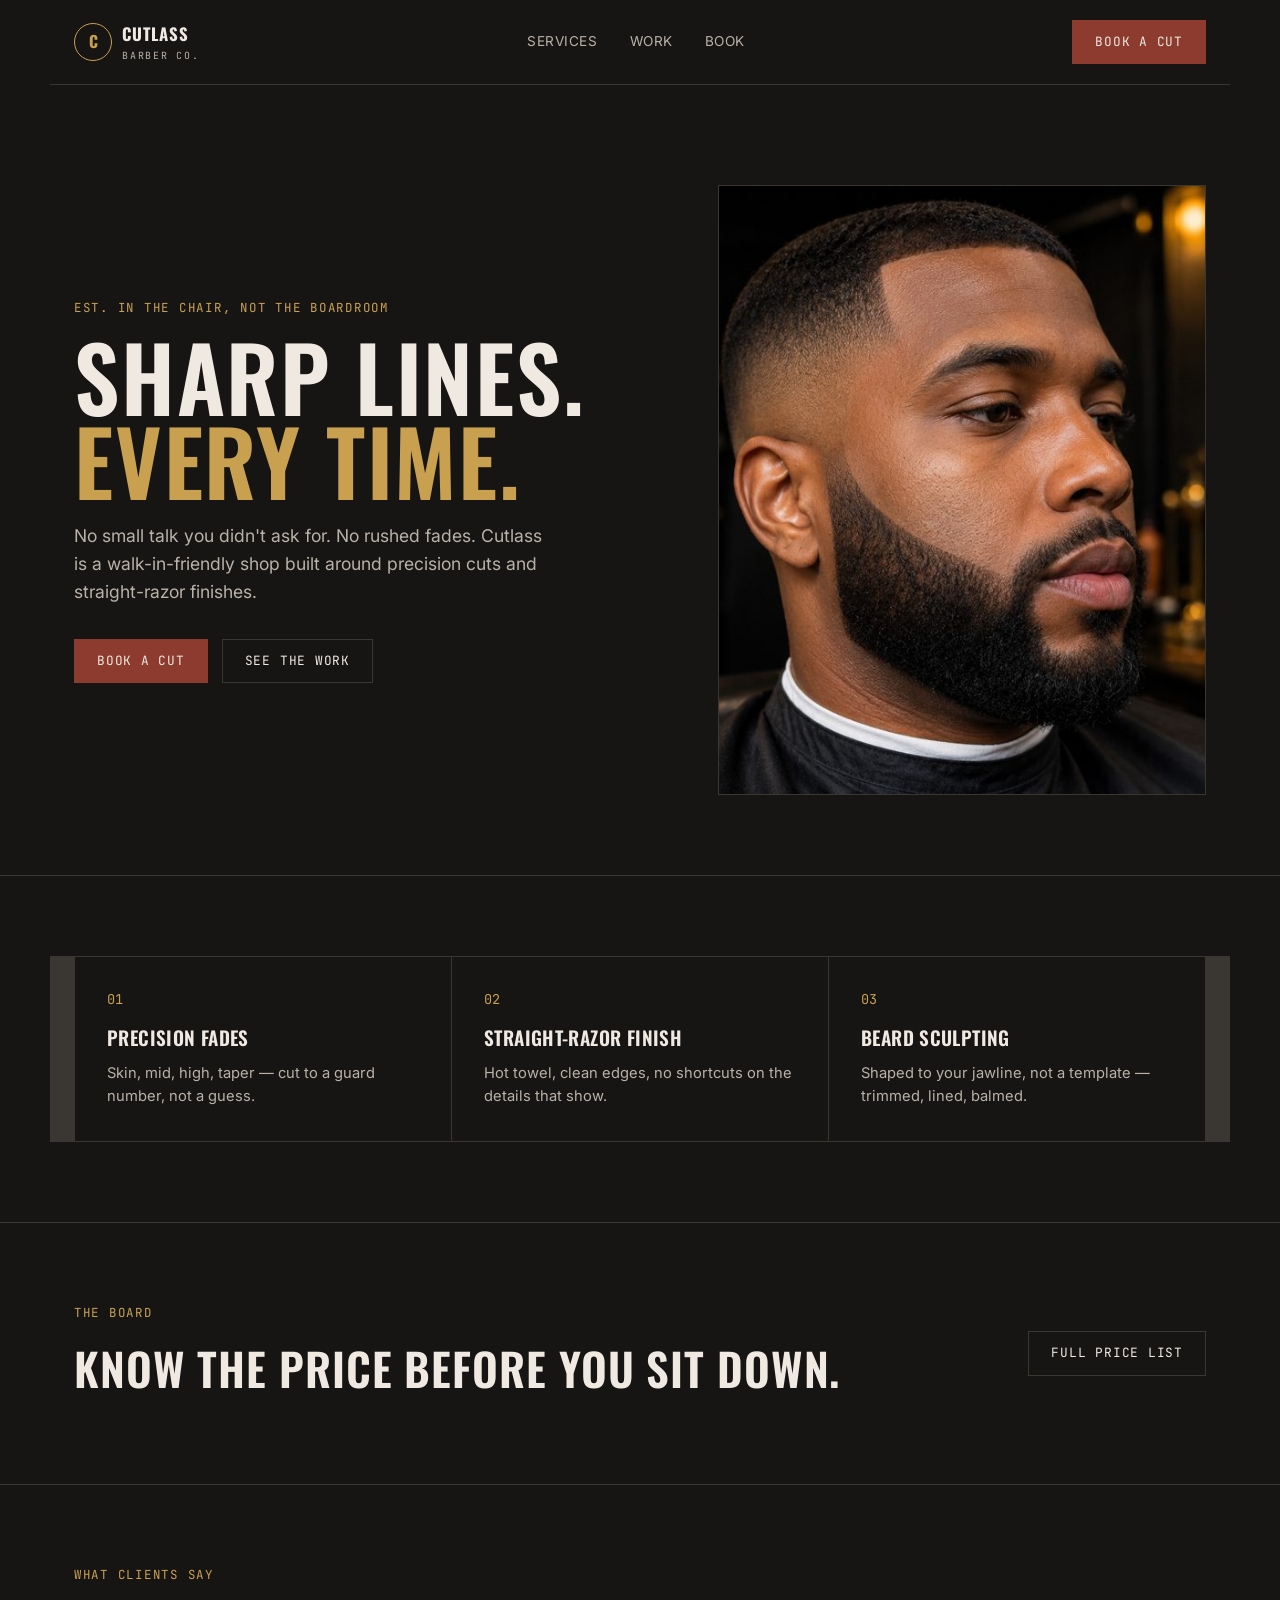
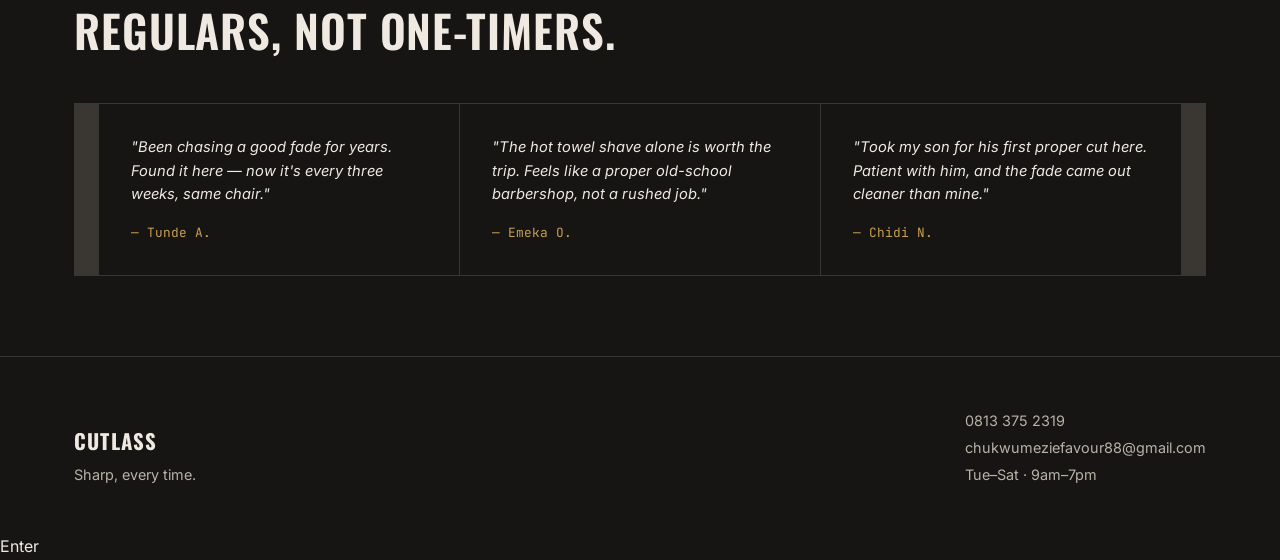
<file: index.html>
<!<!doctype html>
<html lang="en">
<head>
<meta charset="utf-8">
<meta name="viewport" content="width=device-width,initial-scale=1">
<title>Cutlass Barber Co. — Sharp, Every Time</title>
<link rel="stylesheet" href="styles.css">
</head>
<body>

<header class="navbar">
  <a class="brand" href="index.html">
    <div class="brand-mark">C</div>
    <div>
      <div class="brand-name">CUTLASS</div>
      <div class="brand-sub">BARBER CO.</div>
    </div>
  </a>
  <nav class="nav-links">
    <a href="services.html">Services</a>
    <a href="work.html">Work</a>
    <a href="book.html">Book</a>
  </nav>
  <a class="cta-btn" href="book.html">Book a Cut</a>
  <button class="menu-btn" data-menu aria-label="Open menu">☰</button>
</header>
<div class="mobile-menu" data-mobile-menu>
  <button class="close-btn" data-close-menu-btn aria-label="Close menu">✕</button>
  <div class="panel">
    <a data-close-menu href="services.html">Services</a>
    <a data-close-menu href="work.html">Work</a>
    <a data-close-menu href="book.html">Book</a>
    <a data-close-menu class="cta-btn" href="book.html" style="display:inline-block; text-align:center; margin-top:8px;">Book a Cut</a>
  </div>
</div>

<section class="hero">
  <div class="wrap" style="display:grid; grid-template-columns:1.1fr .9fr; gap:48px; align-items:center;">
    <div>
      <div class="eyebrow reveal">EST. IN THE CHAIR, NOT THE BOARDROOM</div>
      <h1 class="reveal">Sharp lines.<br><span class="accent">Every time.</span></h1>
      <p class="hero-lead reveal">No small talk you didn't ask for. No rushed fades. Cutlass is a walk-in-friendly shop built around precision cuts and straight-razor finishes.</p>
      <div class="actions reveal">
        <a class="cta-btn" href="book.html">Book a Cut</a>
        <a class="ghost-btn" href="work.html">See the Work</a>
      </div>
    </div>
    <div class="reveal" style="aspect-ratio:4/5; overflow:hidden; border:1px solid var(--line);">
      <img src="images/work-4.jpg" alt="Fresh fade and sculpted beard combo at Cutlass Barber Co." style="width:100%; height:100%; object-fit:cover;">
    </div>
  </div>
</section>

<section class="section">
  <div class="wrap grid-3">
    <div class="tile reveal">
      <div class="num">01</div>
      <h3>Precision fades</h3>
      <p>Skin, mid, high, taper — cut to a guard number, not a guess.</p>
    </div>
    <div class="tile reveal">
      <div class="num">02</div>
      <h3>Straight-razor finish</h3>
      <p>Hot towel, clean edges, no shortcuts on the details that show.</p>
    </div>
    <div class="tile reveal">
      <div class="num">03</div>
      <h3>Beard sculpting</h3>
      <p>Shaped to your jawline, not a template — trimmed, lined, balmed.</p>
    </div>
  </div>
</section>

<section class="section">
  <div class="wrap" style="display:flex; justify-content:space-between; align-items:center; flex-wrap:wrap; gap:24px;">
    <div>
      <div class="eyebrow reveal">The board</div>
      <h2 class="section-title reveal">Know the price before you sit down.</h2>
    </div>
    <a class="ghost-btn reveal" href="services.html">Full Price List</a>
  </div>
</section>

<section class="section">
  <div class="wrap">
    <div class="eyebrow reveal">What clients say</div>
    <h2 class="section-title reveal" style="margin-bottom:36px;">Regulars, not one-timers.</h2>
    <div class="wrap grid-3">
      <div class="tile reveal">
        <p style="color:var(--paper); font-style:italic; margin-bottom:16px;">"Been chasing a good fade for years. Found it here — now it's every three weeks, same chair."</p>
        <p style="color:var(--brass); font-family:'JetBrains Mono',monospace; font-size:.8rem;">— Tunde A.</p>
      </div>
      <div class="tile reveal">
        <p style="color:var(--paper); font-style:italic; margin-bottom:16px;">"The hot towel shave alone is worth the trip. Feels like a proper old-school barbershop, not a rushed job."</p>
        <p style="color:var(--brass); font-family:'JetBrains Mono',monospace; font-size:.8rem;">— Emeka O.</p>
      </div>
      <div class="tile reveal">
        <p style="color:var(--paper); font-style:italic; margin-bottom:16px;">"Took my son for his first proper cut here. Patient with him, and the fade came out cleaner than mine."</p>
        <p style="color:var(--brass); font-family:'JetBrains Mono',monospace; font-size:.8rem;">— Chidi N.</p>
      </div>
    </div>
  </div>
</section>

<footer class="footer">
  <div class="wrap footer-grid">
    <div>
      <div class="brand-name" style="font-size:1.3rem;">CUTLASS</div>
      <div style="color:var(--paper-dim); margin-top:6px; font-size:.9rem;">Sharp, every time.</div>
    </div>
    <div>
      <a href="tel:08133752319">0813 375 2319</a>
      <a href="mailto:chukwumeziefavour88@gmail.com">chukwumeziefavour88@gmail.com</a>
      <a href="book.html">Tue–Sat · 9am–7pm</a>
    </div>
  </div>
</footer>
<script src="script.js"></script>
</body>
</html>￼Enter
</file>
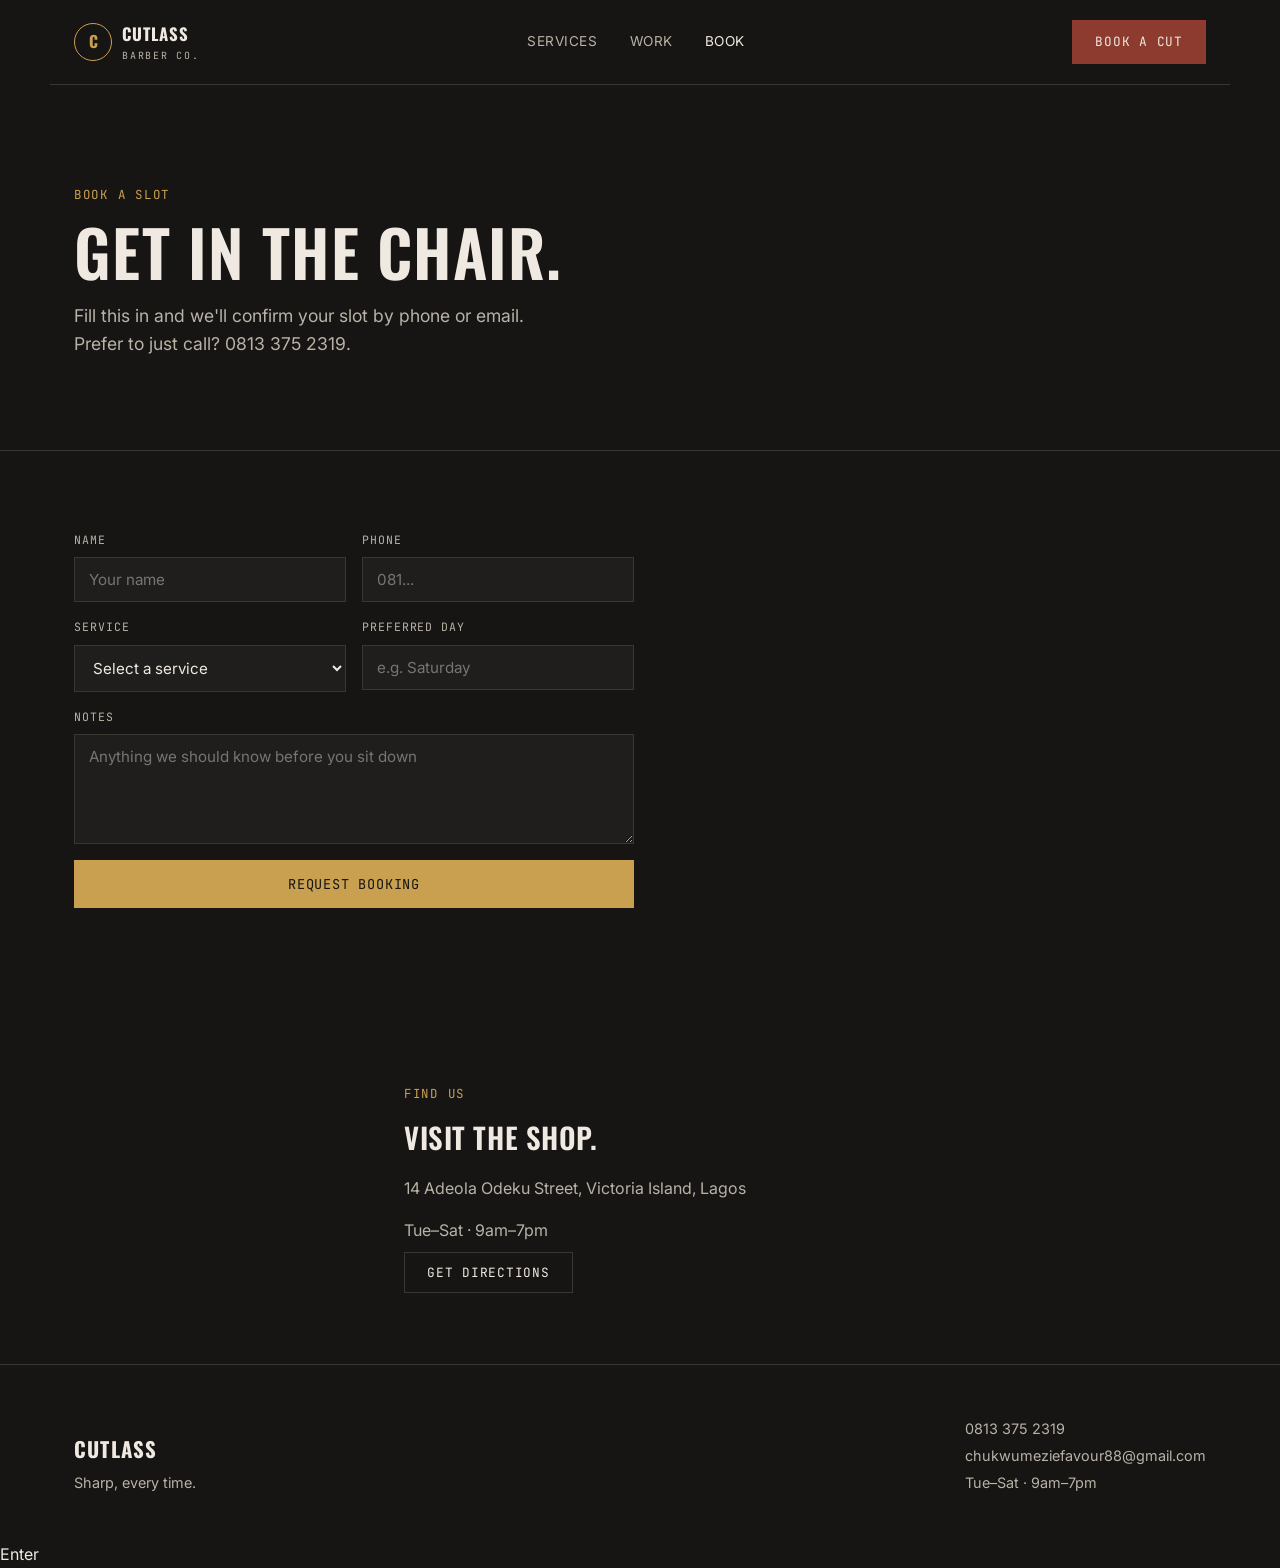
<file: book.html>
<!doctyp<!doctype html>
<html lang="en">
<head>
<meta charset="utf-8">
<meta name="viewport" content="width=device-width,initial-scale=1">
<title>Book a Cut — Cutlass Barber Co.</title>
<link rel="stylesheet" href="styles.css">
</head>
<body>

<header class="navbar">
  <a class="brand" href="index.html">
    <div class="brand-mark">C</div>
    <div>
      <div class="brand-name">CUTLASS</div>
      <div class="brand-sub">BARBER CO.</div>
    </div>
  </a>
  <nav class="nav-links">
    <a href="services.html">Services</a>
    <a href="work.html">Work</a>
    <a href="book.html" aria-current="page">Book</a>
  </nav>
  <a class="cta-btn" href="book.html">Book a Cut</a>
  <button class="menu-btn" data-menu aria-label="Open menu">☰</button>
</header>
<div class="mobile-menu" data-mobile-menu>
  <button class="close-btn" data-close-menu-btn aria-label="Close menu">✕</button>
  <div class="panel">
    <a data-close-menu href="services.html">Services</a>
    <a data-close-menu href="work.html">Work</a>
    <a data-close-menu href="book.html">Book</a>
  </div>
</div>

<section class="hero" style="padding-bottom:60px;">
  <div class="wrap">
    <div class="eyebrow reveal">Book a slot</div>
    <h1 class="reveal" style="font-size:clamp(2.4rem,5.6vw,4rem);">Get in the chair.</h1>
    <p class="hero-lead reveal" style="margin-top:16px;">Fill this in and we'll confirm your slot by phone or email. Prefer to just call? 0813 375 2319.</p>
  </div>
</section>

<section class="section" style="border-bottom:none;">
  <div class="wrap">
    <form class="form reveal" action="https://formsubmit.co/chukwumeziefavour88@gmail.com" method="POST">
      <div class="form-grid">
        <div class="field"><label for="name">Name</label><input id="name" required name="name" type="text" placeholder="Your name"></div>
        <div class="field"><label for="phone">Phone</label><input id="phone" required name="phone" type="tel" placeholder="081..."></div>
      </div>
      <div class="form-grid">
        <div class="field"><label for="service">Service</label>
          <select id="service" required name="service">
            <option value="">Select a service</option>
            <option>Skin Fade — ₦6,000</option>
            <option>Classic Cut — ₦4,500</option>
            <option>Beard Sculpt — ₦3,000</option>
            <option>Cut + Beard Combo — ₦8,500</option>
            <option>Hot Towel Shave — ₦5,000</option>
            <option>Kids Cut — ₦3,500</option>
          </select>
        </div>
        <div class="field"><label for="day">Preferred day</label><input id="day" required name="preferred_day" type="text" placeholder="e.g. Saturday"></div>
      </div>
      <div class="field"><label for="notes">Notes</label><textarea id="notes" name="notes" placeholder="Anything we should know before you sit down"></textarea></div>

      <input type="hidden" name="_subject" value="New Cutlass booking request">
      <input type="hidden" name="_template" value="table">
      <input type="hidden" name="_captcha" value="false">
      <input type="hidden" name="_next" value="https://cutlass-barber-co.vercel.app/thanks.html">
      <input type="hidden" name="_url" value="https://cutlass-barber-co.vercel.app/book.html">

      <button class="submit-btn" type="submit">Request Booking</button>
    </form>
  </div>
</section>

<section class="section">
  <div class="wrap" style="max-width:520px;">
    <div class="reveal">
      <div class="eyebrow">Find us</div>
      <h2 class="section-title" style="font-size:1.8rem; margin:10px 0 16px;">Visit the shop.</h2>
      <p class="section-lead" style="margin-bottom:6px;">14 Adeola Odeku Street, Victoria Island, Lagos</p>
      <p class="section-lead" style="margin-bottom:20px;">Tue–Sat · 9am–7pm</p>
      <a class="ghost-btn" href="https://maps.google.com/?q=Victoria+Island+Lagos" target="_blank" rel="noopener">Get Directions</a>
    </div>
  </div>
</section>

<footer class="footer">
  <div class="wrap footer-grid">
    <div>
      <div class="brand-name" style="font-size:1.3rem;">CUTLASS</div>
      <div style="color:var(--paper-dim); margin-top:6px; font-size:.9rem;">Sharp, every time.</div>
    </div>
    <div>
      <a href="tel:08133752319">0813 375 2319</a>
      <a href="mailto:chukwumeziefavour88@gmail.com">chukwumeziefavour88@gmail.com</a>
      <a href="book.html">Tue–Sat · 9am–7pm</a>
    </div>
  </div>
</footer>
<script src="script.js"></script>
</body>
</html>￼Enter
</file>
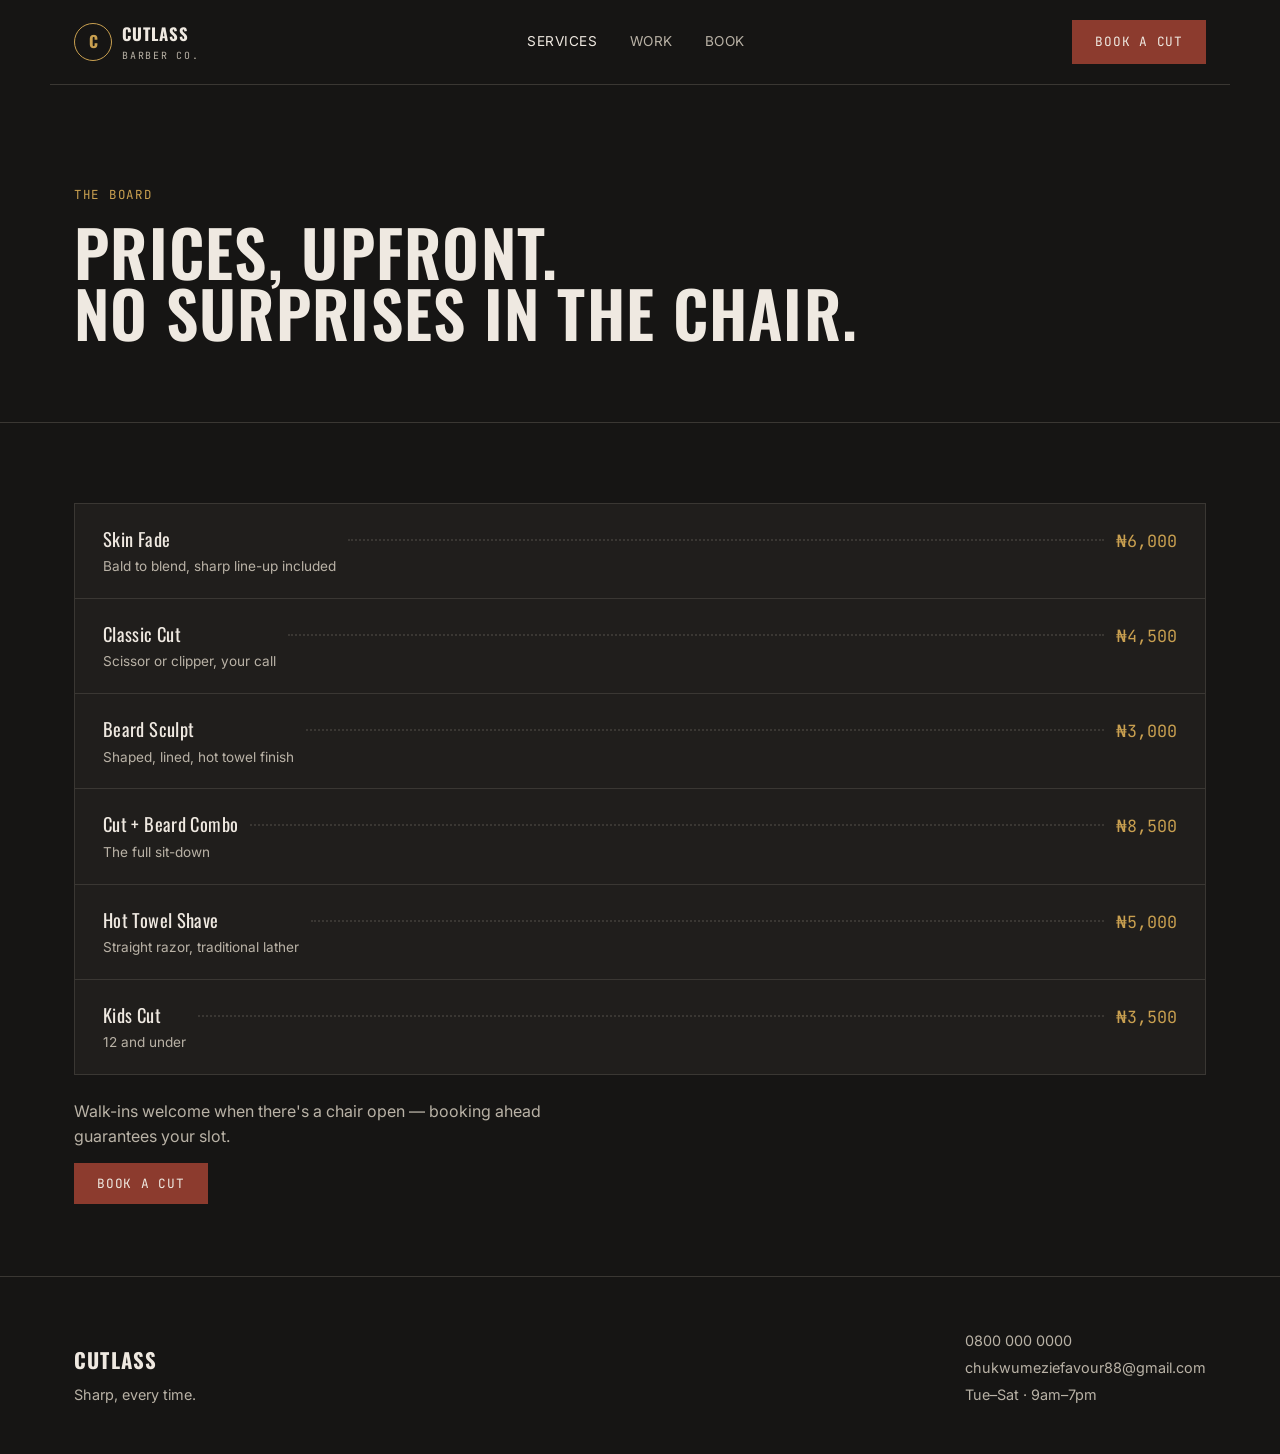
<file: services.html>
<!doctype html>
<html lang="en">
<head>
<meta charset="utf-8">
<meta name="viewport" content="width=device-width,initial-scale=1">
<title>Services & Prices — Cutlass Barber Co.</title>
<link rel="stylesheet" href="styles.css">
</head>
<body>

<header class="navbar">
  <a class="brand" href="index.html">
    <div class="brand-mark">C</div>
    <div>
      <div class="brand-name">CUTLASS</div>
      <div class="brand-sub">BARBER CO.</div>
    </div>
  </a>
  <nav class="nav-links">
    <a href="services.html" aria-current="page">Services</a>
    <a href="work.html">Work</a>
    <a href="book.html">Book</a>
  </nav>
  <a class="cta-btn" href="book.html">Book a Cut</a>
  <button class="menu-btn" data-menu aria-label="Open menu">☰</button>
</header>
<div class="mobile-menu" data-mobile-menu>
  <button class="close-btn" data-close-menu-btn aria-label="Close menu">✕</button>
  <div class="panel">
    <a data-close-menu href="services.html">Services</a>
    <a data-close-menu href="work.html">Work</a>
    <a data-close-menu href="book.html">Book</a>
    <a data-close-menu class="cta-btn" href="book.html" style="display:inline-block; text-align:center; margin-top:8px;">Book a Cut</a>
  </div>
</div>

<section class="hero" style="padding-bottom:60px;">
  <div class="wrap">
    <div class="eyebrow reveal">The board</div>
    <h1 class="reveal" style="font-size:clamp(2.4rem,5.6vw,4rem);">Prices, upfront.<br>No surprises in the chair.</h1>
  </div>
</section>

<section class="section">
  <div class="wrap">
    <div class="price-board reveal">
      <div class="price-row">
        <div>
          <div class="price-name">Skin Fade</div>
          <div class="price-desc">Bald to blend, sharp line-up included</div>
        </div>
        <div class="price-leader"></div>
        <div class="price-amt">₦6,000</div>
      </div>
      <div class="price-row">
        <div>
          <div class="price-name">Classic Cut</div>
          <div class="price-desc">Scissor or clipper, your call</div>
        </div>
        <div class="price-leader"></div>
        <div class="price-amt">₦4,500</div>
      </div>
      <div class="price-row">
        <div>
          <div class="price-name">Beard Sculpt</div>
          <div class="price-desc">Shaped, lined, hot towel finish</div>
        </div>
        <div class="price-leader"></div>
        <div class="price-amt">₦3,000</div>
      </div>
      <div class="price-row">
        <div>
          <div class="price-name">Cut + Beard Combo</div>
          <div class="price-desc">The full sit-down</div>
        </div>
        <div class="price-leader"></div>
        <div class="price-amt">₦8,500</div>
      </div>
      <div class="price-row">
        <div>
          <div class="price-name">Hot Towel Shave</div>
          <div class="price-desc">Straight razor, traditional lather</div>
        </div>
        <div class="price-leader"></div>
        <div class="price-amt">₦5,000</div>
      </div>
      <div class="price-row">
        <div>
          <div class="price-name">Kids Cut</div>
          <div class="price-desc">12 and under</div>
        </div>
        <div class="price-leader"></div>
        <div class="price-amt">₦3,500</div>
      </div>
    </div>
    <p class="section-lead reveal" style="margin-top:24px;">Walk-ins welcome when there's a chair open — booking ahead guarantees your slot.</p>
    <div class="reveal" style="margin-top:20px;"><a class="cta-btn" href="book.html">Book a Cut</a></div>
  </div>
</section>

<footer class="footer">
  <div class="wrap footer-grid">
    <div>
      <div class="brand-name" style="font-size:1.3rem;">CUTLASS</div>
      <div style="color:var(--paper-dim); margin-top:6px; font-size:.9rem;">Sharp, every time.</div>
    </div>
    <div>
      <a href="tel:08000000000">0800 000 0000</a>
      <a href="mailto:chukwumeziefavour88@gmail.com">chukwumeziefavour88@gmail.com</a>
      <a href="book.html">Tue–Sat · 9am–7pm</a>
    </div>
  </div>
</footer>
<script src="script.js"></script>
</body>
</html>
</file>
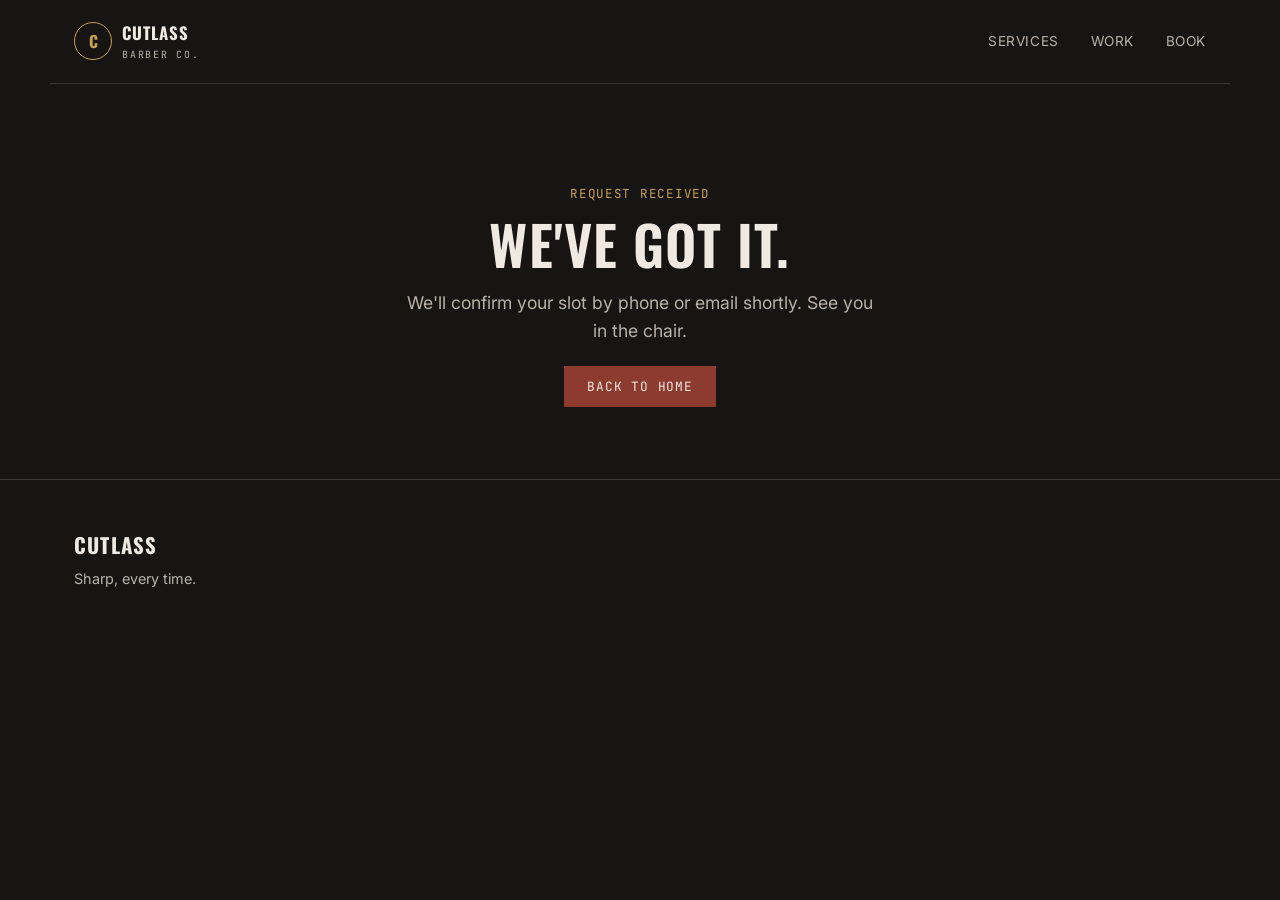
<file: thanks.html>
<!doctype html>
<html lang="en">
<head>
<meta charset="utf-8">
<meta name="viewport" content="width=device-width,initial-scale=1">
<title>Booking Received — Cutlass Barber Co.</title>
<link rel="stylesheet" href="styles.css">
</head>
<body>

<header class="navbar">
  <a class="brand" href="index.html">
    <div class="brand-mark">C</div>
    <div>
      <div class="brand-name">CUTLASS</div>
      <div class="brand-sub">BARBER CO.</div>
    </div>
  </a>
  <nav class="nav-links">
    <a href="services.html">Services</a>
    <a href="work.html">Work</a>
    <a href="book.html">Book</a>
  </nav>
</header>

<section class="hero">
  <div class="wrap center" style="max-width:520px;">
    <div class="eyebrow reveal">Request received</div>
    <h1 class="reveal" style="font-size:clamp(2.2rem,5vw,3.4rem); margin-top:14px;">We've got it.</h1>
    <p class="hero-lead reveal" style="margin:16px auto 28px;">We'll confirm your slot by phone or email shortly. See you in the chair.</p>
    <a class="cta-btn reveal" href="index.html">Back to Home</a>
  </div>
</section>

<footer class="footer">
  <div class="wrap footer-grid">
    <div>
      <div class="brand-name" style="font-size:1.3rem;">CUTLASS</div>
      <div style="color:var(--paper-dim); margin-top:6px; font-size:.9rem;">Sharp, every time.</div>
    </div>
  </div>
</footer>
<script src="script.js"></script>
</body>
</html>
</file>
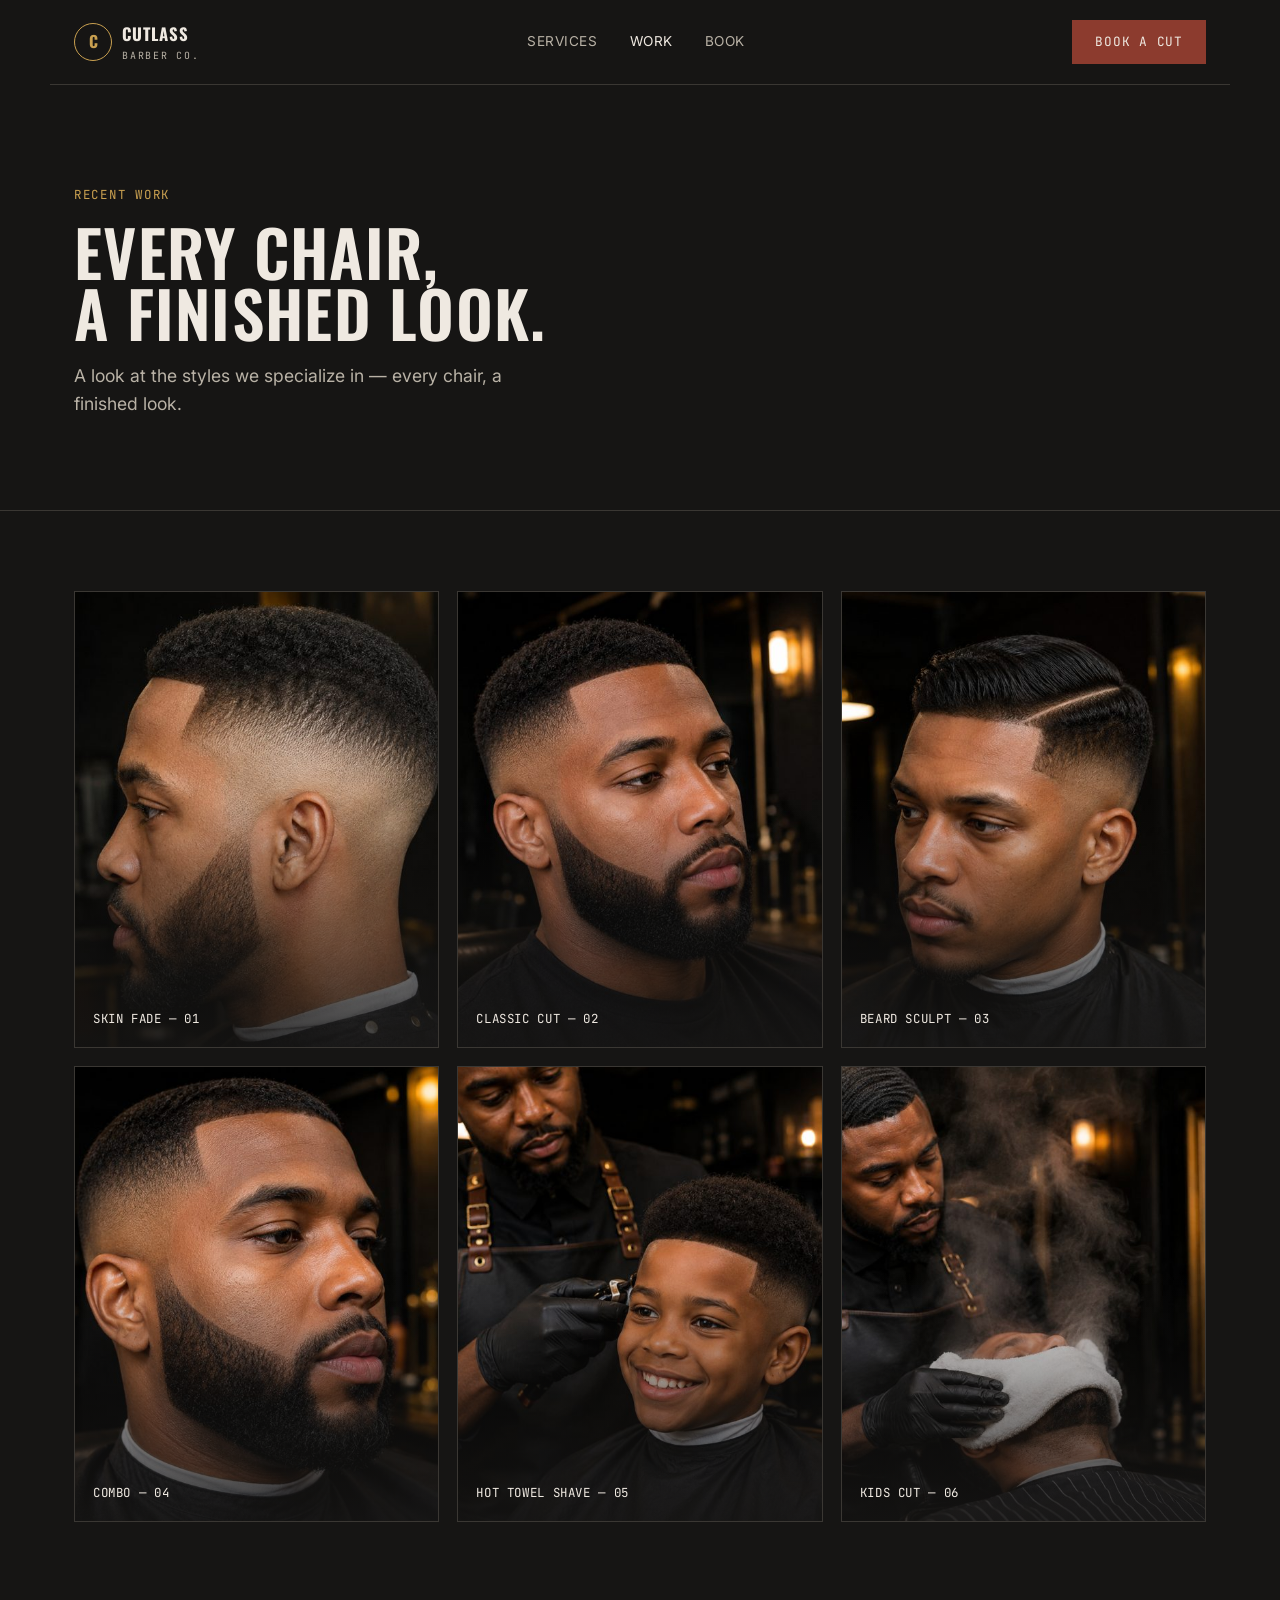
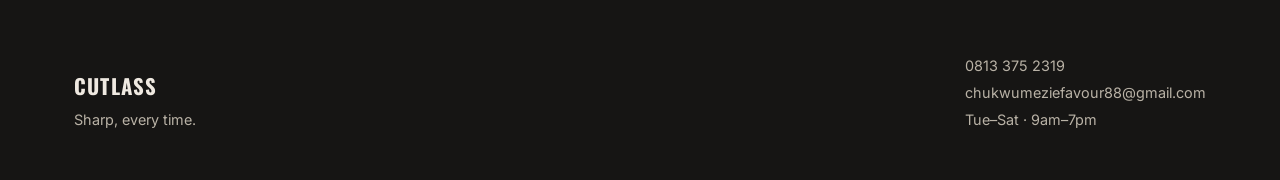
<file: work.html>
<!doctype html>
<html lang="en">
<head>
<meta charset="utf-8">
<meta name="viewport" content="width=device-width,initial-scale=1">
<title>Work — Cutlass Barber Co.</title>
<link rel="stylesheet" href="styles.css">
</head>
<body>

<header class="navbar">
  <a class="brand" href="index.html">
    <div class="brand-mark">C</div>
    <div>
      <div class="brand-name">CUTLASS</div>
      <div class="brand-sub">BARBER CO.</div>
    </div>
  </a>
  <nav class="nav-links">
    <a href="services.html">Services</a>
    <a href="work.html" aria-current="page">Work</a>
    <a href="book.html">Book</a>
  </nav>
  <a class="cta-btn" href="book.html">Book a Cut</a>
  <button class="menu-btn" data-menu aria-label="Open menu">☰</button>
</header>
<div class="mobile-menu" data-mobile-menu>
  <button class="close-btn" data-close-menu-btn aria-label="Close menu">✕</button>
  <div class="panel">
    <a data-close-menu href="services.html">Services</a>
    <a data-close-menu href="work.html">Work</a>
    <a data-close-menu href="book.html">Book</a>
    <a data-close-menu class="cta-btn" href="book.html" style="display:inline-block; text-align:center; margin-top:8px;">Book a Cut</a>
  </div>
</div>

<section class="hero" style="padding-bottom:60px;">
  <div class="wrap">
    <div class="eyebrow reveal">Recent work</div>
    <h1 class="reveal" style="font-size:clamp(2.4rem,5.6vw,4rem);">Every chair,<br>a finished look.</h1>
    <p class="hero-lead reveal" style="margin-top:16px;">A look at the styles we specialize in — every chair, a finished look.</p>
  </div>
</section>

<section class="section" style="border-bottom:none;">
  <div class="wrap grid-3" style="background:transparent; border:none; gap:18px;">
    <div class="work-tile has-photo reveal"><img src="images/work-1.jpg" alt="Skin fade haircut, side profile"><span>SKIN FADE — 01</span></div>
    <div class="work-tile has-photo reveal"><img src="images/work-3.jpg" alt="Classic side-part haircut"><span>CLASSIC CUT — 02</span></div>
    <div class="work-tile has-photo reveal"><img src="images/work-2.jpg" alt="Sculpted and lined beard"><span>BEARD SCULPT — 03</span></div>
    <div class="work-tile has-photo reveal"><img src="images/work-4.jpg" alt="Fresh fade and sculpted beard combo"><span>COMBO — 04</span></div>
    <div class="work-tile has-photo reveal"><img src="images/work-6.jpg" alt="Hot towel shave with steam"><span>HOT TOWEL SHAVE — 05</span></div>
    <div class="work-tile has-photo reveal"><img src="images/work-5.jpg" alt="Young boy getting a haircut, smiling"><span>KIDS CUT — 06</span></div>
  </div>
</section>

<footer class="footer">
  <div class="wrap footer-grid">
    <div>
      <div class="brand-name" style="font-size:1.3rem;">CUTLASS</div>
      <div style="color:var(--paper-dim); margin-top:6px; font-size:.9rem;">Sharp, every time.</div>
    </div>
    <div>
      <a href="tel:08133752319">0813 375 2319</a>
      <a href="mailto:chukwumeziefavour88@gmail.com">chukwumeziefavour88@gmail.com</a>
      <a href="book.html">Tue–Sat · 9am–7pm</a>
    </div>
  </div>
</footer>
<script src="script.js"></script>
</body>
      </html>
</file>
<file: styles.css>
@import url('https://fonts.googleapis.com/css2?family=Oswald:wght@400;500;600;700&family=Inter:wght@400;500;600&family=JetBrains+Mono:wght@400;500;600&display=swap');

:root{
  --ink:#161514;
  --ink-soft:#201e1c;
  --paper:#EFE9E1;
  --paper-dim:#b9b2a6;
  --brass:#C9A050;
  --rust:#8C3B2E;
  --line:#3A3733;
  --max:1180px;
}

*{box-sizing:border-box}
html{scroll-behavior:smooth}
body{
  margin:0;
  background:var(--ink);
  color:var(--paper);
  font-family:'Inter',sans-serif;
  font-size:16px;
  line-height:1.6;
  -webkit-font-smoothing:antialiased;
}
h1,h2,h3,.display{
  font-family:'Oswald',sans-serif;
  text-transform:uppercase;
  letter-spacing:.02em;
  font-weight:600;
  margin:0;
}
a{color:inherit; text-decoration:none}
.mono{font-family:'JetBrains Mono',monospace}
.wrap{max-width:var(--max); margin:0 auto; padding:0 24px}
.eyebrow{
  font-family:'JetBrains Mono',monospace;
  font-size:.78rem;
  letter-spacing:.14em;
  text-transform:uppercase;
  color:var(--brass);
}
img{max-width:100%; display:block}

/* nav */
.navbar{
  display:flex; align-items:center; justify-content:space-between;
  padding:20px 24px; max-width:var(--max); margin:0 auto;
  border-bottom:1px solid var(--line);
}
.brand{display:flex; align-items:center; gap:10px}
.brand-mark{
  width:38px; height:38px; border:1.5px solid var(--brass); border-radius:50%;
  display:flex; align-items:center; justify-content:center;
  font-family:'Oswald',sans-serif; font-weight:700; color:var(--brass);
}
.brand-name{font-family:'Oswald',sans-serif; font-weight:700; letter-spacing:.06em; font-size:1.05rem}
.brand-sub{font-family:'JetBrains Mono',monospace; font-size:.62rem; letter-spacing:.18em; color:var(--paper-dim)}
.nav-links{display:flex; gap:32px}
.nav-links a{font-size:.85rem; letter-spacing:.04em; text-transform:uppercase; color:var(--paper-dim); transition:color .2s}
.nav-links a:hover, .nav-links a[aria-current]{color:var(--paper)}
.cta-btn{
  background:var(--rust); color:var(--paper); padding:11px 22px;
  font-family:'JetBrains Mono',monospace; font-size:.8rem; letter-spacing:.06em;
  text-transform:uppercase; border:1px solid var(--rust); transition:background .2s,color .2s;
}
.cta-btn:hover{background:transparent; color:var(--rust)}
.ghost-btn{
  border:1px solid var(--line); color:var(--paper); padding:11px 22px;
  font-family:'JetBrains Mono',monospace; font-size:.8rem; letter-spacing:.06em; text-transform:uppercase;
  transition:border-color .2s;
}
.ghost-btn:hover{border-color:var(--brass); color:var(--brass)}
.menu-btn{display:none; background:none; border:none; color:var(--paper); font-size:1.4rem; cursor:pointer}
.mobile-menu{display:none}

/* hero */
.hero{padding:100px 0 80px; border-bottom:1px solid var(--line)}
.hero h1{font-size:clamp(2.8rem,7vw,5.6rem); line-height:.94; margin:16px 0 20px}
.hero h1 .accent{color:var(--brass)}
.hero-lead{font-size:1.1rem; color:var(--paper-dim); max-width:480px; margin-bottom:32px}
.actions{display:flex; gap:14px; flex-wrap:wrap}

/* sections */
.section{padding:80px 0; border-bottom:1px solid var(--line)}
.section-title{font-size:clamp(1.9rem,3.6vw,2.8rem); margin-top:10px}
.section-lead{color:var(--paper-dim); max-width:520px}
.center{text-align:center; margin-left:auto; margin-right:auto}

/* price board (signature element) */
.price-board{border:1px solid var(--line); background:var(--ink-soft)}
.price-row{
  display:flex; align-items:baseline; gap:12px;
  padding:20px 28px; border-bottom:1px solid var(--line);
}
.price-row:last-child{border-bottom:none}
.price-name{font-family:'Oswald',sans-serif; font-size:1.15rem; letter-spacing:.02em; white-space:nowrap}
.price-desc{font-size:.85rem; color:var(--paper-dim); margin-top:3px}
.price-leader{flex:1; border-bottom:2px dotted var(--line); transform:translateY(-6px)}
.price-amt{font-family:'JetBrains Mono',monospace; color:var(--brass); font-size:1.05rem; white-space:nowrap}

/* grids */
.grid-3{display:grid; grid-template-columns:repeat(3,1fr); gap:1px; background:var(--line); border:1px solid var(--line)}
.grid-2{display:grid; grid-template-columns:1fr 1fr; gap:1px; background:var(--line); border:1px solid var(--line)}
.tile{background:var(--ink); padding:32px}
.tile .num{font-family:'JetBrains Mono',monospace; color:var(--brass); font-size:.85rem}
.tile h3{margin:12px 0 8px; font-size:1.2rem}
.tile p{color:var(--paper-dim); font-size:.92rem; margin:0}

/* gallery tiles */
.work-tile{aspect-ratio:4/5; background:linear-gradient(150deg,var(--ink-soft),var(--ink)); border:1px solid var(--line); display:flex; align-items:flex-end; padding:18px; position:relative; overflow:hidden}
.work-tile::before{content:""; position:absolute; inset:0; background:repeating-linear-gradient(45deg,transparent,transparent 18px,rgba(201,160,80,.05) 18px,rgba(201,160,80,.05) 19px)}
.work-tile span{position:relative; font-family:'JetBrains Mono',monospace; font-size:.78rem; color:var(--paper-dim); letter-spacing:.05em}
.work-tile img{position:absolute; inset:0; width:100%; height:100%; object-fit:cover;}
.work-tile.has-photo::before{display:none}
.work-tile.has-photo::after{content:""; position:absolute; inset:0; background:linear-gradient(to top, rgba(22,21,20,.85), rgba(22,21,20,0) 55%);}
.work-tile.has-photo span{color:var(--paper); z-index:1;}

/* form */
.form{display:grid; gap:16px; max-width:560px}
.form-grid{display:grid; grid-template-columns:1fr 1fr; gap:16px}
.field label{display:block; font-family:'JetBrains Mono',monospace; font-size:.72rem; letter-spacing:.08em; text-transform:uppercase; color:var(--paper-dim); margin-bottom:8px}
.field input, .field select, .field textarea{
  width:100%; background:var(--ink-soft); border:1px solid var(--line); color:var(--paper);
  padding:12px 14px; font-family:'Inter',sans-serif; font-size:.95rem;
}
.field input:focus, .field select:focus, .field textarea:focus{outline:none; border-color:var(--brass)}
.field textarea{min-height:110px; resize:vertical}
.submit-btn{
  background:var(--brass); color:var(--ink); border:1px solid var(--brass); padding:14px 22px;
  font-family:'JetBrains Mono',monospace; font-size:.85rem; letter-spacing:.06em; text-transform:uppercase;
  cursor:pointer; transition:background .2s;
}
.submit-btn:hover{background:transparent; color:var(--brass)}

/* footer */
.footer{padding:48px 0}
.footer-grid{display:flex; justify-content:space-between; align-items:flex-end; flex-wrap:wrap; gap:20px}
.footer-grid a{display:block; color:var(--paper-dim); font-size:.9rem; margin-top:4px}
.footer-grid a:hover{color:var(--brass)}

/* reveal animation */
.reveal{opacity:0; transform:translateY(14px); transition:opacity .6s ease, transform .6s ease}
.reveal.in{opacity:1; transform:none}

@media(prefers-reduced-motion:reduce){
  .reveal{opacity:1; transform:none; transition:none}
}

@media(max-width:860px){
  .nav-links,.cta-btn{display:none}
  .menu-btn{display:block}
  .grid-3{grid-template-columns:1fr}
  .grid-2,.form-grid{grid-template-columns:1fr}
  .price-row{flex-wrap:wrap}
  .mobile-menu{
    display:block; position:fixed; inset:0; background:var(--ink); z-index:50;
    transform:translateX(100%); transition:transform .3s ease;
  }
  .mobile-menu.open{transform:translateX(0)}
  .mobile-menu .panel{display:flex; flex-direction:column; gap:22px; padding:80px 32px}
  .mobile-menu a{font-family:'Oswald',sans-serif; font-size:1.6rem; text-transform:uppercase}
  .mobile-menu .close-btn{position:absolute; top:24px; right:24px; background:none; border:none; color:var(--paper); font-size:1.6rem}
}
</file>
